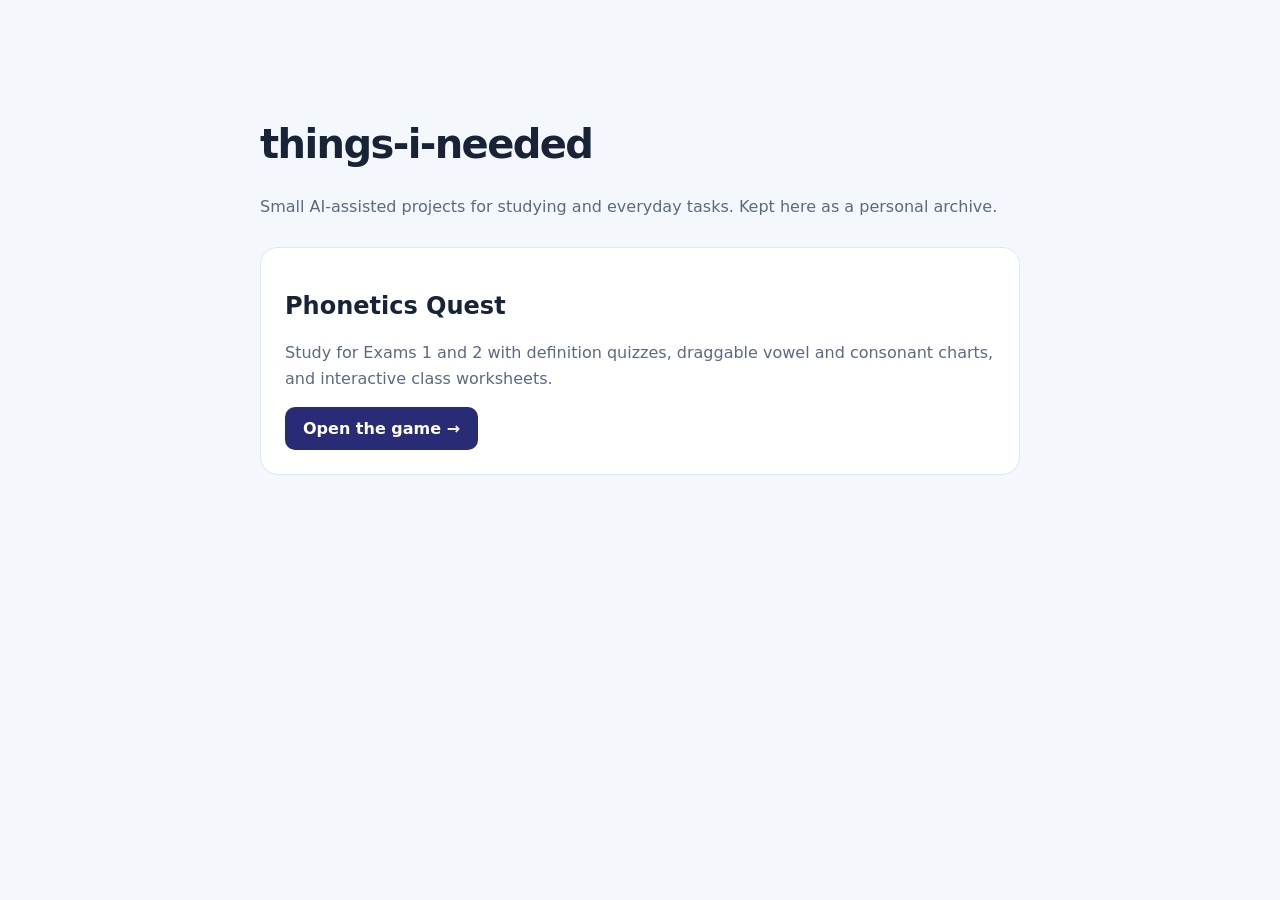
<file: index.html>
<!doctype html>
<html lang="en">
<head><meta charset="utf-8"><meta name="viewport" content="width=device-width, initial-scale=1"><title>things-i-needed</title>
<style>body{margin:0;background:#f4f7fc;color:#192338;font-family:system-ui,sans-serif}main{max-width:760px;margin:70px auto;padding:24px}h1{font-size:40px;letter-spacing:-.04em}p{line-height:1.6;color:#5c6982}article{background:white;border:1px solid #e1e6f0;padding:24px;border-radius:18px;margin-top:28px}a{display:inline-block;background:#292b77;color:white;padding:12px 18px;border-radius:10px;text-decoration:none;font-weight:700}a:focus-visible{outline:3px solid #7474df;outline-offset:4px}</style></head>
<body><main><h1>things-i-needed</h1><p>Small AI-assisted projects for studying and everyday tasks. Kept here as a personal archive.</p><article><h2>Phonetics Quest</h2><p>Study for Exams 1 and 2 with definition quizzes, draggable vowel and consonant charts, and interactive class worksheets.</p><a href="phonetics-practice/index.html">Open the game →</a></article></main></body>
</html>
</file>
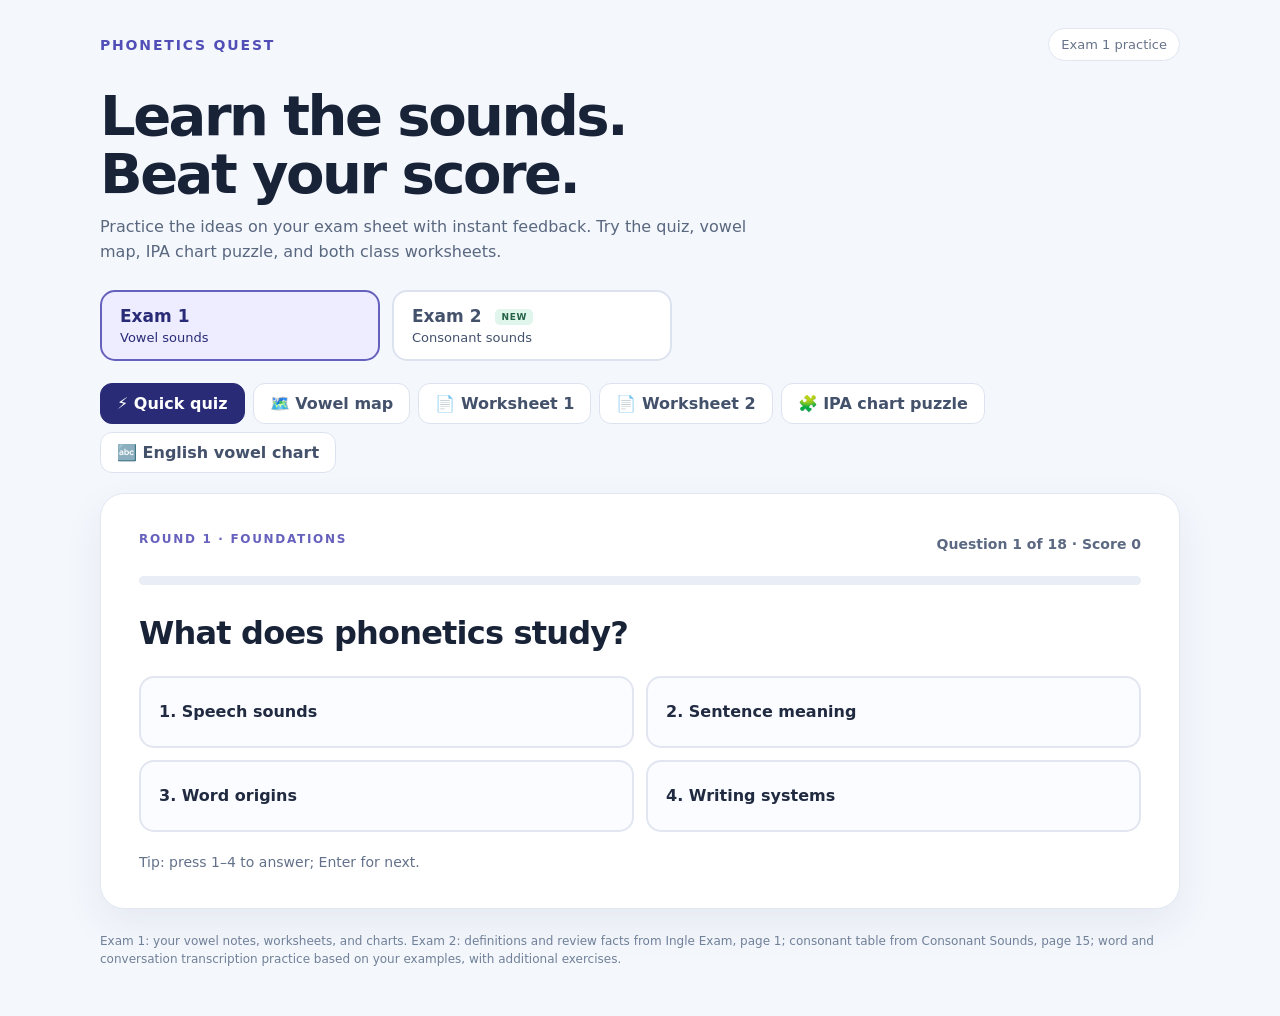
<file: phonetics-practice/index.html>
<!doctype html>
<html lang="en">
<head>
  <meta charset="utf-8">
  <meta name="viewport" content="width=device-width, initial-scale=1">
  <title>Phonetics Quest · Exam practice</title>
  <link rel="stylesheet" href="styles.css?v=9742db7">
</head>
<body>
<main class="wrap">
  <div class="top"><div class="brand">Phonetics Quest</div><div class="tag" id="exam-tag">Exam 1 practice</div></div>
  <h1>Learn the sounds.<br>Beat your score.</h1>
  <p class="intro" id="exam-intro">Practice the ideas on your exam sheet with instant feedback. Try the quiz, vowel map, IPA chart puzzle, and both class worksheets.</p>
  <div class="exam-picker" role="group" aria-label="Choose an exam">
    <button class="exam-choice active" id="exam1-select" type="button" aria-pressed="true"><strong>Exam 1</strong><span>Vowel sounds</span></button>
    <button class="exam-choice" id="exam2-select" type="button" aria-pressed="false"><strong>Exam 2 <small>NEW</small></strong><span>Consonant sounds</span></button>
  </div>
  <div class="tabs" id="exam1-tabs" role="tablist" aria-label="Exam 1 game modes">
    <button class="tab active" id="quiz-tab" type="button" role="tab" aria-selected="true">⚡ Quick quiz</button>
    <button class="tab" id="map-tab" type="button" role="tab" aria-selected="false">🗺️ Vowel map</button>
    <button class="tab" id="ws1-tab" type="button" role="tab" aria-selected="false">📄 Worksheet 1</button>
    <button class="tab" id="ws2-tab" type="button" role="tab" aria-selected="false">📄 Worksheet 2</button>
    <button class="tab" id="chart-tab" type="button" role="tab" aria-selected="false">🧩 IPA chart puzzle</button>
    <button class="tab" id="english-tab" type="button" role="tab" aria-selected="false">🔤 English vowel chart</button>
  </div>
  <div class="tabs hidden" id="exam2-tabs" role="tablist" aria-label="Exam 2 game modes">
    <button class="tab" id="consonant-quiz-tab" type="button" role="tab" aria-selected="false">⚡ Definitions quiz</button>
    <button class="tab" id="consonant-chart-tab" type="button" role="tab" aria-selected="false">🧩 English consonants</button>
    <button class="tab" id="orthographic-tab" type="button" role="tab" aria-selected="false">✍️ Phonetic → word</button>
    <button class="tab" id="phonemic-tab" type="button" role="tab" aria-selected="false">🔤 Word → phonemic</button>
    <button class="tab" id="conversation-tab" type="button" role="tab" aria-selected="false">💬 Decode a conversation</button>
  </div>
  <section class="card" id="quiz-panel" role="tabpanel" aria-labelledby="quiz-tab">
    <div id="quiz-play">
      <div class="row"><div class="eyebrow" id="round-label">Round 1 · Foundations</div><div class="stats" id="quiz-stats">Question 1 of 18 · Score 0</div></div>
      <div class="progress" aria-hidden="true"><div id="quiz-progress"></div></div>
      <div class="question" id="question"></div><div class="answers" id="answers"></div>
      <div class="feedback hidden" id="feedback" role="status"></div>
      <div class="actions"><button class="primary hidden" id="next" type="button">Next question →</button><span class="muted">Tip: press 1–4 to answer; Enter for next.</span></div>
    </div>
    <div class="hidden" id="quiz-end"><div class="eyebrow">Run complete</div><h2 id="end-title">Nice work!</h2><div class="bigscore" id="final-score"></div><p id="end-note"></p><h3 id="review-title">Review these ideas</h3><ol class="review" id="review-list"></ol><div class="actions"><button class="primary" id="restart" type="button">Play again</button><button class="secondary hidden" id="retry-missed" type="button">Retry missed questions</button></div></div>
  </section>
  <section class="card hidden" id="map-panel" role="tabpanel" aria-labelledby="map-tab">
    <div class="eyebrow">Vowel map</div><h2>Map every vowel</h2><p class="map-intro">The 13 single vowels and 3 diphthongs from your sheet appear in a new random order each run. Place single vowels by height, backness, and lip rounding; identify the three glides by their example words.</p>
    <div class="map-layout" id="map-layout"><div id="mono-area"><div class="map-head"><span></span><span>Front<br>unrounded</span><span>Central<br>unrounded</span><span>Back<br>unrounded</span><span>Back<br>rounded</span></div><div class="map-grid" id="map-grid"></div><p class="legend">Rows show tongue height. Columns show tongue backness and whether the lips are rounded.</p></div><div><div class="prompt-box"><div class="eyebrow" id="map-count">Vowel 1 of 16</div><div class="ipa" id="map-symbol">/i/</div><div id="map-word">as in “beat”</div><div class="glides hidden" id="glide-choices"></div><p class="map-feedback" id="map-feedback" role="status">Tap the matching square.</p><button class="primary hidden" id="map-next" type="button">Next vowel →</button></div><div class="actions"><button class="secondary" id="map-restart" type="button">Shuffle and restart</button></div></div></div>
  </section>
  <section class="card hidden" id="chart-panel" role="tabpanel" aria-labelledby="chart-tab">
    <div class="eyebrow">IPA chart puzzle</div><h2>Fill the green spaces</h2><p class="map-intro">Drag each IPA letter from the bank into its place on the vowel chart. On a phone, tap a letter and then tap a green space. Incorrect placements stay in the bank so you can try again.</p>
    <div class="chart-layout"><div class="chart-scroller"><div class="ipa-chart" id="ipa-chart">
      <svg viewBox="0 0 805 425" aria-hidden="true"><g fill="none" stroke="#202020" stroke-width="2"><path d="M181 52H630V390H393Z"/><path d="M247 166H630M317 278H630M402 52L518 390"/></g><g fill="#202020" font-family="Arial,sans-serif" font-size="15"><text x="15" y="57">Close</text><text x="15" y="171">Close-mid</text><text x="15" y="283">Open-mid</text><text x="15" y="396">Open</text></g></svg>
    </div><p class="chart-help">Left = front vowels · middle = central vowels · right = back vowels. In a pair, the right symbol is rounded.</p></div>
    <div class="chart-bank"><h3>Letter bank</h3><p>Drag a letter, or tap it to select.</p><div class="chart-letters" id="chart-letters"></div><p class="chart-message" id="chart-message" role="status">Pick a letter to begin.</p><div class="row"><span class="chart-counter" id="chart-counter">0 of 28 placed</span><button class="secondary" id="chart-restart" type="button">Shuffle and reset</button></div></div></div>
  </section>

  <section class="card hidden" id="ws1-panel" role="tabpanel" aria-labelledby="ws1-tab">
    <div class="eyebrow">Worksheet 1 · Vowel Sounds</div><h2>Describe vowels and identify contrasts</h2>
    <p class="map-intro">Drag answers from the side into the blanks. Description answers are reusable; correctly placed example words leave the bank. You can also tap an answer, then tap a blank.</p>
    <div class="worksheet-parts" aria-label="Worksheet 1 parts"><button type="button" id="ws1-description-tab" class="active" aria-pressed="true">Part I · Vowel descriptions</button><button type="button" id="ws1-pairs-tab" aria-pressed="false">Part II · Word pairs</button></div>
    <div id="ws1-description-area"></div><div id="ws1-pairs-area" class="hidden"></div>
  </section>
  <section class="card hidden" id="ws2-panel" role="tabpanel" aria-labelledby="ws2-tab">
    <div class="eyebrow">Worksheet 2 · Vowel Sounds</div><h2>Identify the vowel in each word</h2>
    <p class="map-intro">Complete all 10 original word pairs. Each word has its own answer space. Drag a symbol from the side, or tap it and then tap a blank. Symbols can be reused.</p>
    <div id="ws2-pairs-area"></div>
  </section>

  <section class="card hidden" id="english-panel" role="tabpanel" aria-labelledby="english-tab">
    <div class="eyebrow">English vowel chart</div><h2>Place the 12 English vowels</h2>
    <p class="map-intro">Drag the letters into the empty green spaces. The gray region marks lax vowels, and the outlined box marks rounded vowels. You can also tap a letter and then tap its space.</p>
    <div class="chart-layout"><div class="chart-scroller"><div class="ipa-chart english-chart" id="english-chart">
      <svg viewBox="0 0 438 337" aria-hidden="true">
        <polygon points="126,74 358,74 358,277 255,277" fill="#c4c4c4" stroke="#888" stroke-width="1"/>
        <g fill="none" stroke="#252525" stroke-width="2"><path d="M45 35H413V311H230Z"/><path d="M107 127H413M169 219H413M230 35L322 311"/></g>
        <rect x="310" y="46" width="94" height="155" fill="none" stroke="#777" stroke-width="1"/>
        <g fill="#333" font-family="Arial,sans-serif" font-size="12"><text x="30" y="29">FRONT</text><text x="215" y="29">CENTRAL</text><text x="386" y="29">BACK</text><text x="29" y="87">HIGH</text><text x="65" y="191">MID</text><text x="104" y="283">LOW</text><text x="339" y="58" font-size="10">rounded</text></g>
        <rect x="16" y="298" width="82" height="28" fill="#c4c4c4"/><text x="22" y="317" fill="#333" font-family="Arial,sans-serif" font-size="12">LAX VOWELS</text>
      </svg>
    </div><p class="chart-help">Place symbols by tongue height and backness, using the same positions as your reference image.</p></div>
    <div class="chart-bank english-chart-bank"><h3>Letter bank</h3><p>Correct letters leave the bank.</p><div class="chart-letters" id="english-letters"></div><p class="chart-message" id="english-message" role="status">Pick a letter to begin.</p><div class="chart-counter" id="english-counter">0 of 12 placed</div><div class="actions"><button class="secondary" id="english-restart" type="button">Shuffle and reset</button></div></div></div>
  </section>
  <section class="card hidden" id="consonant-quiz-panel" role="tabpanel" aria-labelledby="consonant-quiz-tab">
    <div class="eyebrow">Exam 2 · Ingle Exam</div><h2>Know every definition</h2>
    <p class="map-intro">Review all the definitions in Ingle Exam: consonants, articulation, transcriptions, speech types, syllables, stress, and syllabic consonants. Each full run has <span id="cq-total"></span> questions, including the sheet’s supporting facts. Questions and choices shuffle each time.</p>
    <div id="cq-play">
      <div class="row"><span class="eyebrow" id="cq-category"></span><span class="stats" id="cq-stats"></span></div>
      <div class="progress" aria-hidden="true"><div id="cq-progress"></div></div>
      <h3 class="question" id="cq-question"></h3><div class="answers" id="cq-answers"></div>
      <div class="feedback hidden" id="cq-feedback" role="status"></div>
      <div class="actions"><button class="primary hidden" id="cq-next" type="button">Next question →</button><span class="muted">Press 1–4 to answer; Enter for next.</span></div>
    </div>
    <div id="cq-end" class="hidden">
      <div class="eyebrow">Run complete</div><h3 id="cq-end-title"></h3><div class="bigscore" id="cq-score"></div><p id="cq-note"></p>
      <h3 id="cq-review-title">Review the PDF definitions</h3><ol class="review" id="cq-review"></ol>
      <div class="actions"><button class="primary" id="cq-restart" type="button">Shuffle and play again</button><button class="secondary hidden" id="cq-retry" type="button">Retry missed questions</button></div>
    </div>
  </section>
  <section class="card hidden" id="consonant-chart-panel" role="tabpanel" aria-labelledby="consonant-chart-tab">
    <div class="eyebrow">Exam 2 · Chart puzzle</div><h2>English Consonants</h2>
    <p class="map-intro">Fill the table from page 15 of your PDF. Drag each sound and example word into the matching space. You can also select a tile and tap a space, or use Tab and Enter. Correct answers leave the bank.</p>
    <div class="consonant-layout">
      <div class="consonant-scroller" tabindex="0" role="region" aria-label="English consonants table; scroll horizontally to see all columns">
        <table class="consonant-table" id="consonant-table"><caption>Place × manner of articulation</caption></table>
      </div>
      <aside class="chart-bank consonant-bank"><h3>Answer bank</h3><p>Sound + example, as in your PDF.</p><div id="consonant-tiles" class="consonant-tiles"></div>
        <p class="chart-message" id="consonant-message" role="status"></p><div class="chart-counter" id="consonant-counter"></div>
        <div class="actions"><button class="secondary" id="consonant-reset" type="button">Shuffle and reset</button></div>
      </aside>
    </div>
    <p class="chart-help">Empty cells match the original table. Nasals and approximants have no separate voicing row in this chart. /w/ is placed under Bilabial, following your PDF.</p>
  </section>
  <section class="card hidden" id="orthographic-panel" role="tabpanel" aria-labelledby="orthographic-tab">
    <div class="eyebrow">Exam 2 · Transcription · Part 1</div><h2>Phonetic → regular spelling</h2>
    <p class="map-intro">Provide the orthographic transcription for each word (citation speech). Type the English word; a correct answer automatically moves you to the next unanswered line. You can also press Enter or Check. Your five original examples come first, followed by 45 more words.</p>
    <div class="transcription-toolbar"><span class="stats" id="orthographic-score" role="status"></span><button class="secondary" id="orthographic-reset" type="button">Shuffle and reset</button></div>
    <div class="orthographic-list" id="orthographic-list"></div>
    <p class="chart-help">Capitalization and spaces at the start or end do not affect your answer. The first five prompts retain the notation in your example image.</p>
  </section>
  <section class="card hidden" id="phonemic-panel" role="tabpanel" aria-labelledby="phonemic-tab">
    <div class="eyebrow">Exam 2 · Transcription · Part 2</div><h2>Build the phonemic transcription</h2>
    <p class="map-intro">Provide the phonemic transcription for 50 words (citation speech). Drag symbols into the blanks, then check your word. A correct transcription moves you to the next unanswered row. On a phone or with a keyboard, select a symbol and choose a blank. Each blank holds one sound; /tʃ/, /dʒ/, and diphthongs each use one tile.</p>
    <div class="transcription-toolbar"><span class="stats" id="phonemic-score" role="status"></span><button class="secondary" id="phonemic-reset" type="button">Shuffle and reset</button></div>
    <div class="transcription-layout">
      <div id="phonemic-list" class="phonemic-list"></div>
      <aside class="transcription-bank" aria-label="Phonemic symbol bank">
        <h3>Sound bank</h3><p>Reuse any symbol as often as you need.</p>
        <div id="transcription-symbols"></div>
        <p class="transcription-bank-status" id="phonemic-message" role="status">Select a sound, then choose a blank.</p>
        <button class="secondary" id="phonemic-deselect" type="button">Deselect sound</button>
        <p class="chart-help">Use Backspace or Delete on a focused blank to empty it. Select a new sound to replace an answer.</p>
      </aside>
    </div>
    <details class="transcription-notes"><summary>Notation and pronunciation references</summary><p>Practice uses American English and your class-style symbols: /ɛ/ as in <em>elephant</em>, /i/ as in <em>teacher</em>, /ɹ/ as in <em>zebra</em>, and /ɚ/ for the last sound in <em>teacher</em>. Stress marks, syllable dots, and vowel-length marks are omitted, as in your example. For <em>elephant</em>, both /ɛləfənt/ and /ɛlɪfənt/ are accepted.</p><p>Compare the US entries for <a href="https://dictionary.cambridge.org/pronunciation/english/jungle" target="_blank" rel="noopener noreferrer">jungle</a>, <a href="https://dictionary.cambridge.org/pronunciation/english/elephant" target="_blank" rel="noopener noreferrer">elephant</a>, <a href="https://dictionary.cambridge.org/pronunciation/english/teacher" target="_blank" rel="noopener noreferrer">teacher</a>, and <a href="https://dictionary.cambridge.org/us/pronunciation/english/mission" target="_blank" rel="noopener noreferrer">mission</a>. Dictionary notation may differ from your class notation.</p></details>
  </section>
  <section class="card hidden" id="conversation-panel" role="tabpanel" aria-labelledby="conversation-tab">
    <div class="eyebrow">Exam 2 · Conversation challenge</div><h2>Decode a conversation</h2>
    <p class="map-intro">Choose one of 10 phonetic conversations. Read the dialogue above, then write its English words one at a time. Check each word or skip it and come back later. You can also select any unfinished word in the dialogue.</p>
    <div class="conversation-picker" id="conversation-picker" role="group" aria-label="Choose a conversation"></div>
    <div class="row"><p class="stats" id="conversation-stats"></p><button class="secondary" id="conversation-review" type="button">Review skipped words</button></div>
    <div class="progress conversation-progress" role="progressbar" aria-label="Conversation words decoded" aria-valuemin="0" aria-valuemax="100" aria-valuenow="0" id="conversation-progress"><div id="conversation-progress-fill"></div></div>
    <div class="conversation-transcript" id="conversation-transcript" aria-label="Phonetic conversation"></div>
    <form class="conversation-answer" id="conversation-form" novalidate>
      <div class="row"><label for="conversation-input" class="eyebrow" id="conversation-word-label"></label><span class="conversation-current-ipa" id="conversation-current-ipa" aria-hidden="true"></span></div>
      <div class="conversation-input-row"><input class="orthographic-input" id="conversation-input" type="text" placeholder="Type one English word" autocomplete="off" autocapitalize="none" spellcheck="false" aria-describedby="conversation-help conversation-feedback"><button class="primary" type="submit">Check word</button><button class="secondary" id="conversation-skip" type="button">Skip word →</button></div>
      <p class="chart-help" id="conversation-help">Typing the correct word automatically moves to the next one. You can also press Enter or Check word. Contractions, such as “I'll,” count as one word; capitalization and punctuation are not graded.</p>
    </form>
    <p class="conversation-feedback" id="conversation-feedback" role="status" aria-live="polite"></p>
    <div class="conversation-complete hidden" id="conversation-complete"><h3>Conversation decoded!</h3><p>Every word is correct. Read your English version below, try another conversation, or restart this one.</p></div>
    <div class="conversation-english"><h3>Your English version</h3><p class="muted">Correct words appear here. Select a blank to return to an unfinished word.</p><div id="conversation-english"></div></div>
    <div class="actions"><button class="secondary" id="conversation-reset" type="button">Restart this conversation</button><span class="muted" id="conversation-source"></span></div>
    <details class="transcription-notes"><summary>About the phonetic notation</summary><p>Conversation 1 adapts your doctor's-office worksheet. Conversations 2–10 are original practice dialogues. The game uses broad American English with your class-style symbols, including /ɛ/, /ɹ/, and /ɚ/. Word boundaries are separated for this exercise; connected speech may combine or reduce sounds. Stress and vowel-length marks are omitted.</p><p>Pronunciation references: Cambridge Dictionary entries for <a href="https://dictionary.cambridge.org/dictionary/english/office" target="_blank" rel="noopener noreferrer">office</a>, <a href="https://dictionary.cambridge.org/pronunciation/english/secretary" target="_blank" rel="noopener noreferrer">secretary</a>, <a href="https://dictionary.cambridge.org/pronunciation/english/appointment" target="_blank" rel="noopener noreferrer">appointment</a>, and <a href="https://dictionary.cambridge.org/dictionary/english/library" target="_blank" rel="noopener noreferrer">library</a>.</p></details>
  </section>
  <footer>Exam 1: your vowel notes, worksheets, and charts. Exam 2: definitions and review facts from Ingle Exam, page 1; consonant table from Consonant Sounds, page 15; word and conversation transcription practice based on your examples, with additional exercises.</footer>
</main>
<script defer src="quiz.js"></script>
<script defer src="vowel-map.js"></script>
<script defer src="charts.js"></script>
<script defer src="worksheets.js"></script>
<script defer src="exam2-data.js"></script>
<script defer src="exam2.js"></script>
<script defer src="transcription-data.js?v=9742db7"></script>
<script defer src="transcription.js"></script>
<script defer src="conversations-data.js?v=9742db7"></script>
<script defer src="conversations.js"></script>
</body>
</html>
</file>
<file: phonetics-practice/styles.css>
:root{font-family:ui-sans-serif,system-ui,-apple-system,BlinkMacSystemFont,"Segoe UI",sans-serif;color:#192338;background:#f4f7fc}
    *{box-sizing:border-box}body{margin:0;min-height:100vh}button{font:inherit;cursor:pointer}button:focus-visible{outline:3px solid #5b63e8;outline-offset:3px}
    .wrap{max-width:920px;margin:auto;padding:28px 20px 48px}.top{display:flex;justify-content:space-between;align-items:center;gap:16px;margin-bottom:26px}.brand{font-size:14px;font-weight:800;letter-spacing:.13em;text-transform:uppercase;color:#514fb7}.tag{font-size:13px;color:#67738a;background:white;border:1px solid #e1e6f1;padding:8px 12px;border-radius:999px}
    h1{font-size:clamp(34px,6vw,56px);line-height:1.04;letter-spacing:-.045em;margin:0 0 12px}h2{font-size:27px;letter-spacing:-.03em;margin:0 0 8px}p{line-height:1.55}.intro{color:#59677f;max-width:650px;margin:0 0 25px}
    .tabs{display:flex;gap:8px;margin-bottom:20px;flex-wrap:wrap}.tab{border:1px solid #dce3ef;background:#fff;color:#43516b;padding:10px 16px;border-radius:12px;font-weight:700}.tab.active{background:#292b77;color:white;border-color:#292b77}
    .card{background:#fff;border:1px solid #e2e8f2;box-shadow:0 16px 40px rgba(47,61,105,.07);border-radius:24px;padding:clamp(22px,4vw,38px)}.hidden{display:none!important}
    .eyebrow{font-size:12px;text-transform:uppercase;letter-spacing:.14em;color:#6761be;font-weight:800;margin-bottom:10px}.row{display:flex;align-items:center;justify-content:space-between;gap:12px;flex-wrap:wrap}.stats{font-size:14px;color:#5c6982;font-weight:700}.progress{height:9px;background:#e9edf6;border-radius:99px;overflow:hidden;margin:20px 0 28px}.progress>div{height:100%;background:#7474df;border-radius:99px;transition:width .25s}
    .question{font-size:clamp(23px,4vw,32px);font-weight:750;letter-spacing:-.025em;line-height:1.25;margin:0 0 23px}.answers{display:grid;grid-template-columns:repeat(2,minmax(0,1fr));gap:12px}.answer{min-height:72px;text-align:left;border:2px solid #e1e6f0;background:#fbfcff;border-radius:15px;padding:16px 18px;color:#202a40;font-weight:650;line-height:1.35}.answer:hover:not(:disabled){border-color:#9293e9;background:#f6f5ff}.answer.correct{border-color:#32aa7e;background:#e9f8f0}.answer.wrong{border-color:#e66572;background:#fff0f0}.answer:disabled{cursor:default}.feedback{margin-top:20px;padding:17px 19px;border-radius:15px;background:#f3f5fb;color:#34445d}.feedback strong{display:block;margin-bottom:5px}.actions{display:flex;gap:10px;align-items:center;margin-top:22px;flex-wrap:wrap}.primary{background:#292b77;border:0;color:white;padding:13px 19px;border-radius:12px;font-weight:750}.primary:hover{background:#4144a0}.secondary{background:#fff;border:1px solid #cdd5e4;color:#34415b;padding:12px 18px;border-radius:12px;font-weight:700}.muted{color:#63718a;font-size:14px}.bigscore{font-size:60px;font-weight:850;letter-spacing:-.06em;color:#292b77;line-height:1.1;margin:14px 0}.review{padding-left:21px;color:#34415b;line-height:1.55}.review li{margin:9px 0}
    .map-intro{color:#5e6b82;margin:0 0 24px}.map-layout{display:grid;grid-template-columns:1.15fr .85fr;gap:24px}.map-layout.glide-mode{grid-template-columns:1fr}.map-head{display:grid;grid-template-columns:72px repeat(4,1fr);gap:6px;margin-bottom:8px;text-align:center;font-size:11px;font-weight:800;color:#596780}.map-grid{display:grid;grid-template-columns:72px repeat(4,1fr);gap:6px}.row-label{display:flex;align-items:center;color:#5a6780;font-size:12px;font-weight:800}.cell{min-height:61px;border:2px dashed #c8d2e4;border-radius:12px;background:#f8faff;display:grid;place-items:center;padding:5px;text-align:center;color:#596780;font-size:11px}.cell:hover:not(:disabled){border-color:#9293e9;background:#f6f5ff}.cell.right,.glide.right{border-color:#2fa77e;background:#e8f8f0}.cell.nope,.glide.nope{border-color:#e66572;background:#fff0f0}.prompt-box{border-radius:18px;background:#f3f2ff;padding:23px;min-height:190px}.ipa{font-size:44px;font-weight:750;color:#292b77;margin:4px 0}.map-feedback{min-height:46px;color:#394a63;font-weight:650}.legend{font-size:13px;color:#64718a;margin-top:16px}.glides{display:grid;grid-template-columns:repeat(3,1fr);gap:8px;margin-top:14px}.glide{border:2px solid #c8d2e4;background:white;color:#292b77;border-radius:12px;padding:12px 5px;font-size:20px;font-weight:750}.glide:disabled{cursor:default}
    .chart-layout{display:grid;grid-template-columns:minmax(0,2.6fr) minmax(190px,1fr);gap:20px;align-items:start}.chart-scroller{overflow-x:auto;padding-bottom:5px}.ipa-chart{position:relative;width:100%;min-width:585px;aspect-ratio:805/425;background:#fff;border:1px solid #e1e7f1;border-radius:15px;overflow:hidden}.ipa-chart svg{position:absolute;inset:0;width:100%;height:100%;pointer-events:none}.chart-slot{position:absolute;width:3.3%;height:9%;transform:translate(-50%,-50%);border:1px dashed #35a926;border-radius:2px;background:#92ff72;color:#112611;display:grid;place-items:center;padding:0;font-family:"Charis SIL","Doulos SIL","DejaVu Sans",serif;font-size:clamp(15px,2vw,23px);line-height:1;z-index:1}.chart-slot:hover:not(:disabled),.chart-slot.drag-over{background:#c5ffb5;outline:2px solid #2c9c42}.chart-slot.filled{border-style:solid;background:#5fff49;font-weight:700}.chart-slot.miss{background:#ffc7cd;border-color:#d64759}.chart-bank{background:#f7f8fd;border:1px solid #e2e8f2;border-radius:17px;padding:15px}.chart-bank h3{font-size:16px;margin:0 0 5px}.chart-bank p{font-size:13px;color:#63718a;margin:0 0 12px}.chart-letters{display:grid;grid-template-columns:repeat(4,1fr);gap:7px}.letter-tile{min-width:0;min-height:42px;background:white;border:2px solid #cdd5e4;border-radius:9px;color:#1f2a43;font-family:"Charis SIL","Doulos SIL","DejaVu Sans",serif;font-size:21px;line-height:1}.letter-tile:hover{border-color:#777ce1}.letter-tile.selected{background:#e9e8ff;border-color:#5559bf}.letter-tile:disabled{visibility:hidden}.chart-message{min-height:46px;margin:15px 0 0;color:#34445d;font-weight:650}.chart-counter{font-size:14px;font-weight:750;color:#535f79}.chart-help{font-size:13px;color:#65728b;margin:12px 0 0}
    footer{margin-top:23px;color:#708098;font-size:12px;line-height:1.5}@media(max-width:680px){.answers{grid-template-columns:1fr}.map-layout,.chart-layout{grid-template-columns:1fr}.map-grid,.map-head{grid-template-columns:65px repeat(4,1fr)}.cell{min-height:57px}.chart-letters{grid-template-columns:repeat(7,1fr)}.wrap{padding:20px 14px 38px}}

    .worksheet-parts{display:flex;gap:8px;flex-wrap:wrap;margin:16px 0 22px}.worksheet-parts button{border:1px solid #ccd5e5;background:white;border-radius:10px;padding:9px 13px;font-weight:700;color:#3a4761}.worksheet-parts button.active{background:#eeedff;border-color:#7674ce;color:#292b77}.worksheet-layout{display:grid;grid-template-columns:minmax(0,1fr) 210px;gap:22px;align-items:start}.worksheet-bank{position:sticky;top:14px;background:#f7f8fd;border:1px solid #e0e6f0;border-radius:17px;padding:15px;max-height:85vh;overflow:auto}.worksheet-bank h3{margin:0 0 8px;font-size:17px}.worksheet-bank h4{font-size:11px;letter-spacing:.08em;text-transform:uppercase;color:#5c6880;margin:15px 0 7px}.worksheet-tokens{display:flex;flex-wrap:wrap;gap:6px}.worksheet-token{border:2px solid #cdd5e4;background:white;padding:7px 9px;border-radius:9px;font-size:14px;color:#26334b;touch-action:manipulation}.worksheet-token.selected{border-color:#5559bf;background:#e9e8ff}.worksheet-token.ipa-token{font-size:21px;font-family:"Charis SIL","Doulos SIL","DejaVu Sans",serif}.worksheet-table-wrap{overflow-x:auto}.worksheet-table{width:100%;min-width:555px;border-collapse:separate;border-spacing:0;font-size:13px;border:1px solid #dbe2ed;border-radius:12px;overflow:hidden}.worksheet-table th,.worksheet-table td{padding:7px 5px;text-align:center;border-bottom:1px solid #e3e8f1;border-right:1px solid #e3e8f1}.worksheet-table th{background:#f0f3fa;font-size:12px;line-height:1.4}.worksheet-table th:last-child,.worksheet-table td:last-child{border-right:0}.worksheet-table tr:last-child td{border-bottom:0}.worksheet-table th small{display:block;font-size:10px;font-weight:500;color:#5f6d85}.worksheet-symbol{font-size:23px;font-family:"Charis SIL","Doulos SIL","DejaVu Sans",serif}.worksheet-example{background:#fafbf5;color:#5c6844}.worksheet-slot{display:inline-flex;align-items:center;justify-content:center;min-height:39px;width:100%;min-width:70px;background:#f4fff0;border:2px dashed #99c588;border-radius:8px;color:#6f7f69;padding:6px;font-size:13px;line-height:1.2;touch-action:manipulation}.worksheet-slot.drag-over{background:#d7ffcb;border-color:#429c2b}.worksheet-slot.filled{background:#e3f8df;border:2px solid #63ae51;color:#1e4f18;font-weight:750}.worksheet-slot.miss{background:#ffeced;border-color:#dc6a76}.worksheet-slot.ipa-slot{font-family:"Charis SIL","Doulos SIL","DejaVu Sans",serif;font-size:23px;max-width:110px;min-width:70px}.worksheet-pair{border:1px solid #e0e6f0;border-radius:13px;padding:15px;margin:0 0 12px}.worksheet-pair-title{font-size:14px;font-weight:750;margin:0 0 12px;color:#5b6580}.worksheet-pair-cols{display:grid;grid-template-columns:1fr 1fr;gap:16px;text-align:center}.worksheet-pair-words{line-height:1.8;font-size:17px;margin:0 0 12px}.worksheet-example-pair{background:#fafbf5}.worksheet-note{font-size:12px;line-height:1.5;color:#6b778d;margin:14px 0}.worksheet-feedback{min-height:48px;font-size:13px;line-height:1.45;color:#33415b;margin:12px 0}.worksheet-count{font-weight:800;color:#292b77;font-size:14px}.worksheet-bank .secondary{padding:8px 10px;font-size:12px;margin-top:10px}.worksheet-bank .muted{font-size:12px;margin:0}.worksheet-blank-label{font-size:11px}.worksheet-source-links{font-size:12px;color:#6b778d;line-height:1.5}.worksheet-source-links a{color:#535bb2}
    @media(min-width:681px){.wrap{max-width:1120px}}@media(max-width:680px){.worksheet-layout{grid-template-columns:1fr}.worksheet-bank{position:static;grid-row:1;max-height:340px}.worksheet-pair-cols{gap:9px}.worksheet-table{min-width:555px}}

    .english-chart{min-width:438px;aspect-ratio:438/337}.english-chart .chart-slot{width:6%;height:6%;border-radius:4px;font-size:clamp(16px,2vw,23px)}.english-chart-bank .chart-letters{grid-template-columns:repeat(3,1fr)}

    .exam-picker{display:flex;gap:12px;margin:0 0 22px}.exam-choice{flex:1;max-width:280px;text-align:left;background:#fff;border:2px solid #dce3ef;border-radius:15px;padding:14px 18px;color:#43516b}.exam-choice strong{display:block;font-size:17px}.exam-choice span{display:block;font-size:13px;margin-top:4px}.exam-choice.active{border-color:#6761be;background:#eeedff;color:#292b77}.exam-choice:hover{border-color:#9293e9}.exam-choice small{display:inline-block;vertical-align:middle;margin-left:8px;padding:3px 6px;border-radius:5px;background:#e0f5eb;color:#236247;font-size:9px;letter-spacing:.08em}
    #cq-feedback p{margin:7px 0 10px}#cq-question{font-size:clamp(22px,3.4vw,30px)}#cq-answers .answer{font-weight:550}
    .consonant-layout{display:grid;gap:22px;min-width:0}.consonant-scroller{overflow-x:auto;border:1px solid #dbe2ed;border-radius:14px;padding-bottom:6px}.consonant-scroller:focus-visible{outline:3px solid #5b63e8;outline-offset:3px}.consonant-table{width:100%;min-width:1000px;table-layout:fixed;border-collapse:separate;border-spacing:0}.consonant-table caption{text-align:left;padding:14px 16px;background:#f7f8fd;color:#596780;font-size:13px;font-weight:700}.consonant-table th,.consonant-table td{padding:7px 5px;border-bottom:1px solid #e3e8f1;border-right:1px solid #e3e8f1;text-align:center}.consonant-table thead th{background:#f0f3fa;font-size:12px;height:54px;overflow-wrap:anywhere}.consonant-table thead th:first-child{width:118px}.consonant-table thead th:nth-child(2){width:84px}.consonant-table tbody th{font-size:12px;background:#fafbfe;color:#44516a;text-align:left;padding:9px}.consonant-table tbody th:nth-child(2){font-weight:500}.consonant-table td{height:82px}.consonant-table tr>:last-child{border-right:0}.consonant-table tbody tr:last-child>*{border-bottom:0}.consonant-empty{background:#f9fafc}.consonant-slot{width:100%;min-height:65px;display:flex;flex-direction:column;justify-content:center;align-items:center;gap:5px;border:2px dashed #99c588;border-radius:8px;background:#f4fff0;color:#526b48;font-size:22px;padding:5px;touch-action:manipulation}.consonant-slot:hover:not(:disabled),.consonant-slot.drag-over{background:#d7ffcb;border-color:#429c2b}.consonant-slot.filled{border:2px solid #63ae51;background:#e3f8df;color:#1e4f18;cursor:default}.consonant-slot.miss{background:#ffeced;border-color:#dc6a76}.consonant-tiles{display:grid;grid-template-columns:repeat(8,minmax(0,1fr));gap:9px}.consonant-tile{min-height:72px;display:flex;flex-direction:column;align-items:center;justify-content:center;gap:4px;background:#fff;border:2px solid #cdd5e4;border-radius:10px;color:#26334b;padding:7px;touch-action:manipulation}.consonant-tile:hover{border-color:#777ce1}.consonant-tile.selected{border-color:#5559bf;background:#e9e8ff}.consonant-symbol{font-family:"Charis SIL","Doulos SIL","DejaVu Sans",serif;font-size:23px;line-height:1.1}.consonant-word{font-family:Georgia,serif;font-size:16px;line-height:1.15}.consonant-bank .chart-message{min-height:24px;margin:14px 0 8px}.consonant-bank .actions{margin-top:14px}
    @media(max-width:680px){.exam-picker{gap:8px}.exam-choice{padding:12px}.consonant-tiles{grid-template-columns:repeat(4,minmax(0,1fr))}.consonant-table{min-width:1000px}.consonant-bank{grid-row:1}.consonant-layout{gap:16px}.consonant-tile{min-height:65px}}
    @media(min-width:681px){.wrap:has(#consonant-chart-panel:not(.hidden)){max-width:1480px}.consonant-layout{grid-template-columns:minmax(0,1fr) 220px;align-items:start}.consonant-bank{position:sticky;top:14px;max-height:calc(100vh - 28px);overflow-y:auto}.consonant-tiles{grid-template-columns:repeat(3,minmax(0,1fr));gap:7px}.consonant-tile{min-height:62px}}

.transcription-toolbar{display:flex;align-items:center;justify-content:space-between;gap:12px;flex-wrap:wrap;margin-bottom:24px}
.orthographic-list{display:grid;gap:12px}
.orthographic-row{display:grid;grid-template-columns:minmax(0,1.1fr) minmax(150px,1fr) auto;align-items:center;gap:10px 14px;margin:0;padding:17px;border:1px solid #dfe5ef;border-radius:13px;background:#fbfcff}
.orthographic-prompt,.phonemic-blanks{font-family:"Charis SIL","Doulos SIL","DejaVu Sans",sans-serif;font-size:22px;overflow-wrap:anywhere}
.orthographic-input{font:inherit;color:#192338;width:100%;min-width:0;min-height:45px;padding:10px 12px;border:2px solid #cdd5e4;border-radius:9px;background:#fff}
.orthographic-input:focus-visible{outline:3px solid #5b63e8;outline-offset:2px}
.transcription-feedback{grid-column:1/-1;font-size:13px;line-height:1.4;margin:2px 0 0;min-height:19px;color:#53627c}
.transcription-correct{border-color:#63ae51;background:#f4fff0}
.transcription-correct .transcription-feedback{color:#24652c;font-weight:700}
.transcription-wrong .transcription-feedback{color:#a52c3c;font-weight:650}
.orthographic-row.transcription-wrong .orthographic-input{border-color:#dc6a76;background:#fff5f5}
.orthographic-row.transcription-correct .orthographic-input{border-color:#63ae51;background:#fff}
.transcription-layout{display:grid;grid-template-columns:minmax(0,1fr) 246px;gap:22px;align-items:start}
.phonemic-list{display:grid;gap:12px;min-width:0}
.phonemic-row{border:1px solid #dfe5ef;border-radius:13px;padding:16px;scroll-margin-top:16px}
.phonemic-exercise{display:grid;grid-template-columns:100px minmax(0,1fr);align-items:center;gap:12px}
.phonemic-word{font-size:16px;line-height:1.35;margin:0;overflow-wrap:anywhere}
.phonemic-blanks{display:flex;align-items:center;flex-wrap:wrap;gap:5px;min-width:0}
.transcription-slash{color:#65728b;font-size:25px}
.transcription-slot{display:inline-flex;justify-content:center;align-items:center;flex-shrink:0;width:43px;height:46px;border:2px dashed #99c588;border-radius:8px;background:#f4fff0;color:#647a59;font-family:inherit;font-size:23px;line-height:1;touch-action:manipulation;scroll-margin-block:24px}
.transcription-slot.has-symbol{color:#26334b;background:#fff;border-style:solid;border-color:#cdd5e4}
.transcription-slot.drag-over{border-color:#5559bf;background:#e9e8ff}
.transcription-slot.sound-correct{border-color:#63ae51;background:#e3f8df;color:#1e4f18}
.transcription-slot.sound-wrong{border-color:#dc6a76;background:#ffeced;color:#923144}
.phonemic-controls{display:flex;flex-wrap:wrap;gap:8px;margin:12px 0 8px}
.phonemic-controls .secondary{padding:7px 12px;font-size:12px}
.transcription-bank{position:sticky;top:14px;background:#f7f8fd;border:1px solid #e0e6f0;border-radius:17px;padding:16px;max-height:calc(100vh - 28px);overflow-y:auto}
.transcription-bank h3{font-size:17px;margin:0 0 7px}
.transcription-bank p{font-size:12px;color:#5b6981;margin:7px 0 12px}
.transcription-bank h4{font-size:11px;text-transform:uppercase;letter-spacing:.08em;color:#5c6880;margin:16px 0 8px}
.transcription-symbol-grid{display:grid;grid-template-columns:repeat(5,minmax(0,1fr));gap:6px}
.transcription-symbol{display:grid;place-items:center;min-width:0;min-height:43px;padding:4px;background:#fff;border:2px solid #cdd5e4;border-radius:8px;color:#26334b;font-family:"Charis SIL","Doulos SIL","DejaVu Sans",sans-serif;font-size:22px;cursor:grab;touch-action:manipulation}
.transcription-symbol:hover{border-color:#777ce1}
.transcription-symbol.selected{border-color:#5559bf;background:#e9e8ff}
.transcription-bank .transcription-bank-status{font-weight:650;color:#34445d;min-height:48px;margin-top:15px}
.transcription-bank .secondary{font-size:12px;padding:8px 10px}
.transcription-notes{margin-top:22px;font-size:13px;line-height:1.55;color:#596780}
.transcription-notes summary{cursor:pointer;font-weight:700;color:#43516b}
.transcription-notes a{color:#535bb2}
@media(max-width:900px) and (min-width:681px){.phonemic-exercise{grid-template-columns:1fr}.transcription-layout{grid-template-columns:minmax(0,1fr) 220px}}
@media(max-width:680px){
  .orthographic-row{grid-template-columns:minmax(0,1fr) auto;padding:13px;gap:9px}
  .orthographic-prompt{grid-column:1/-1;font-size:21px}
  .orthographic-row .secondary{padding:10px 12px}
  .transcription-layout{display:flex;flex-direction:column;gap:18px}
  .transcription-bank{position:static;order:-1;width:100%;max-height:350px}
  .transcription-symbol-grid{grid-template-columns:repeat(7,minmax(0,1fr))}
  .phonemic-list{width:100%}
  .phonemic-exercise{grid-template-columns:1fr;gap:10px}
  .phonemic-row{padding:12px}
  .transcription-slot{width:36px;height:44px;font-size:21px}
  .phonemic-blanks{gap:4px}
  .transcription-slash{font-size:20px}
}

.conversation-picker{display:grid;grid-template-columns:repeat(3,minmax(0,1fr));gap:10px;margin:0 0 20px}
@media(min-width:901px){.conversation-picker{grid-template-columns:repeat(5,minmax(0,1fr))}}
.conversation-choice{border:2px solid #dce3ef;background:#fbfcff;color:#43516b;padding:13px 15px;border-radius:13px;text-align:left}
.conversation-choice strong,.conversation-choice span{display:block}
.conversation-choice strong{font-size:15px}
.conversation-choice span{font-size:12px;margin-top:5px}
.conversation-choice.active{border-color:#6761be;background:#eeedff;color:#292b77}
.conversation-progress{margin:15px 0 20px}
#conversation-review{font-size:12px;padding:9px 12px}
#conversation-review:disabled{opacity:.55;cursor:default}
.conversation-transcript{background:#f7f8fd;border:1px solid #dfe5ef;border-radius:17px;padding:19px;margin-bottom:20px}
.conversation-line{display:grid;grid-template-columns:42px minmax(0,1fr);gap:9px;align-items:baseline;margin:0 0 13px}
.conversation-line:last-child{margin-bottom:0}
.conversation-speaker{font-size:12px;font-weight:800;color:#596780}
.conversation-words{min-width:0;line-height:1.85;overflow-wrap:anywhere}
.conversation-ipa-word{display:inline-block;vertical-align:baseline;font-family:"Charis SIL","Doulos SIL","DejaVu Sans",sans-serif;font-size:21px;line-height:1.5;max-width:100%;overflow-wrap:anywhere;padding:1px 5px;margin:2px 0;border:1px solid transparent;border-radius:6px;background:transparent;color:#25334b;touch-action:manipulation}
.conversation-ipa-word:hover:not(:disabled){background:#eeedff;border-color:#c8c5f0}
.conversation-ipa-word.skipped{background:#fff3d5;border-color:#d9ae51;color:#795016}
.conversation-ipa-word.decoded{color:#277247;background:#e9f8f0;cursor:default;opacity:1}
.conversation-ipa-word.current{color:#292b77;background:#e6e4ff;border:2px solid #6761be;font-weight:750;padding:0 4px}
.conversation-answer{border:2px solid #dad7f5;background:#fbfaff;border-radius:16px;padding:20px}
.conversation-answer .eyebrow{margin:0}
.conversation-current-ipa{font-family:"Charis SIL","Doulos SIL","DejaVu Sans",sans-serif;font-size:26px;overflow-wrap:anywhere;color:#292b77}
.conversation-input-row{display:grid;grid-template-columns:minmax(0,1fr) auto auto;gap:10px;margin-top:15px}
.conversation-feedback{min-height:25px;font-size:14px;font-weight:650;color:#596780;margin:13px 0 22px;line-height:1.5}
.conversation-feedback.correct{color:#24652c}
.conversation-feedback.wrong{color:#a52c3c}
.conversation-answer input[aria-invalid="true"]{border-color:#dc6a76;background:#fff5f5}
.conversation-complete{border:1px solid #63ae51;background:#e9f8f0;border-radius:15px;padding:20px;margin-bottom:22px;color:#24652c}
.conversation-complete h3{margin:0 0 8px}.conversation-complete p{margin:0}
.conversation-english{border-top:1px solid #e2e8f2;padding-top:20px}
.conversation-english h3{font-size:17px;margin:0 0 6px}
.conversation-english>.muted{font-size:13px;margin:0 0 17px}
.conversation-english-word{display:inline-block;font-size:15px;line-height:1.5;padding:2px 6px;margin:2px 0;border:1px dashed #c4ccdc;border-radius:5px;background:#f8faff;color:#66738b;vertical-align:baseline;touch-action:manipulation}
.conversation-english-word.decoded{border:0;background:transparent;color:#26334b;padding:2px 0}
.conversation-english-word.skipped{border-color:#d9ae51;background:#fff3d5;color:#795016}
.conversation-english-word.current{border:2px solid #6761be;background:#eeedff;color:#292b77;padding:1px 5px}
#conversation-source{font-size:12px}
@media(max-width:680px){
  .conversation-picker{grid-template-columns:repeat(2,minmax(0,1fr));gap:6px}
  .conversation-choice{padding:10px 8px}
  .conversation-choice strong{font-size:12px}
  .conversation-choice span{font-size:11px}
  .conversation-transcript{padding:12px}
  .conversation-line{grid-template-columns:32px minmax(0,1fr);gap:5px}
  .conversation-ipa-word{font-size:19px;padding:2px 4px}
  .conversation-ipa-word.current{padding:1px 3px}
  .conversation-answer{padding:14px}
  .conversation-input-row{grid-template-columns:1fr 1fr;gap:8px}
  .conversation-input-row input{grid-column:1/-1}
  .conversation-input-row button{font-size:13px;padding:12px 9px}
}
</file>
